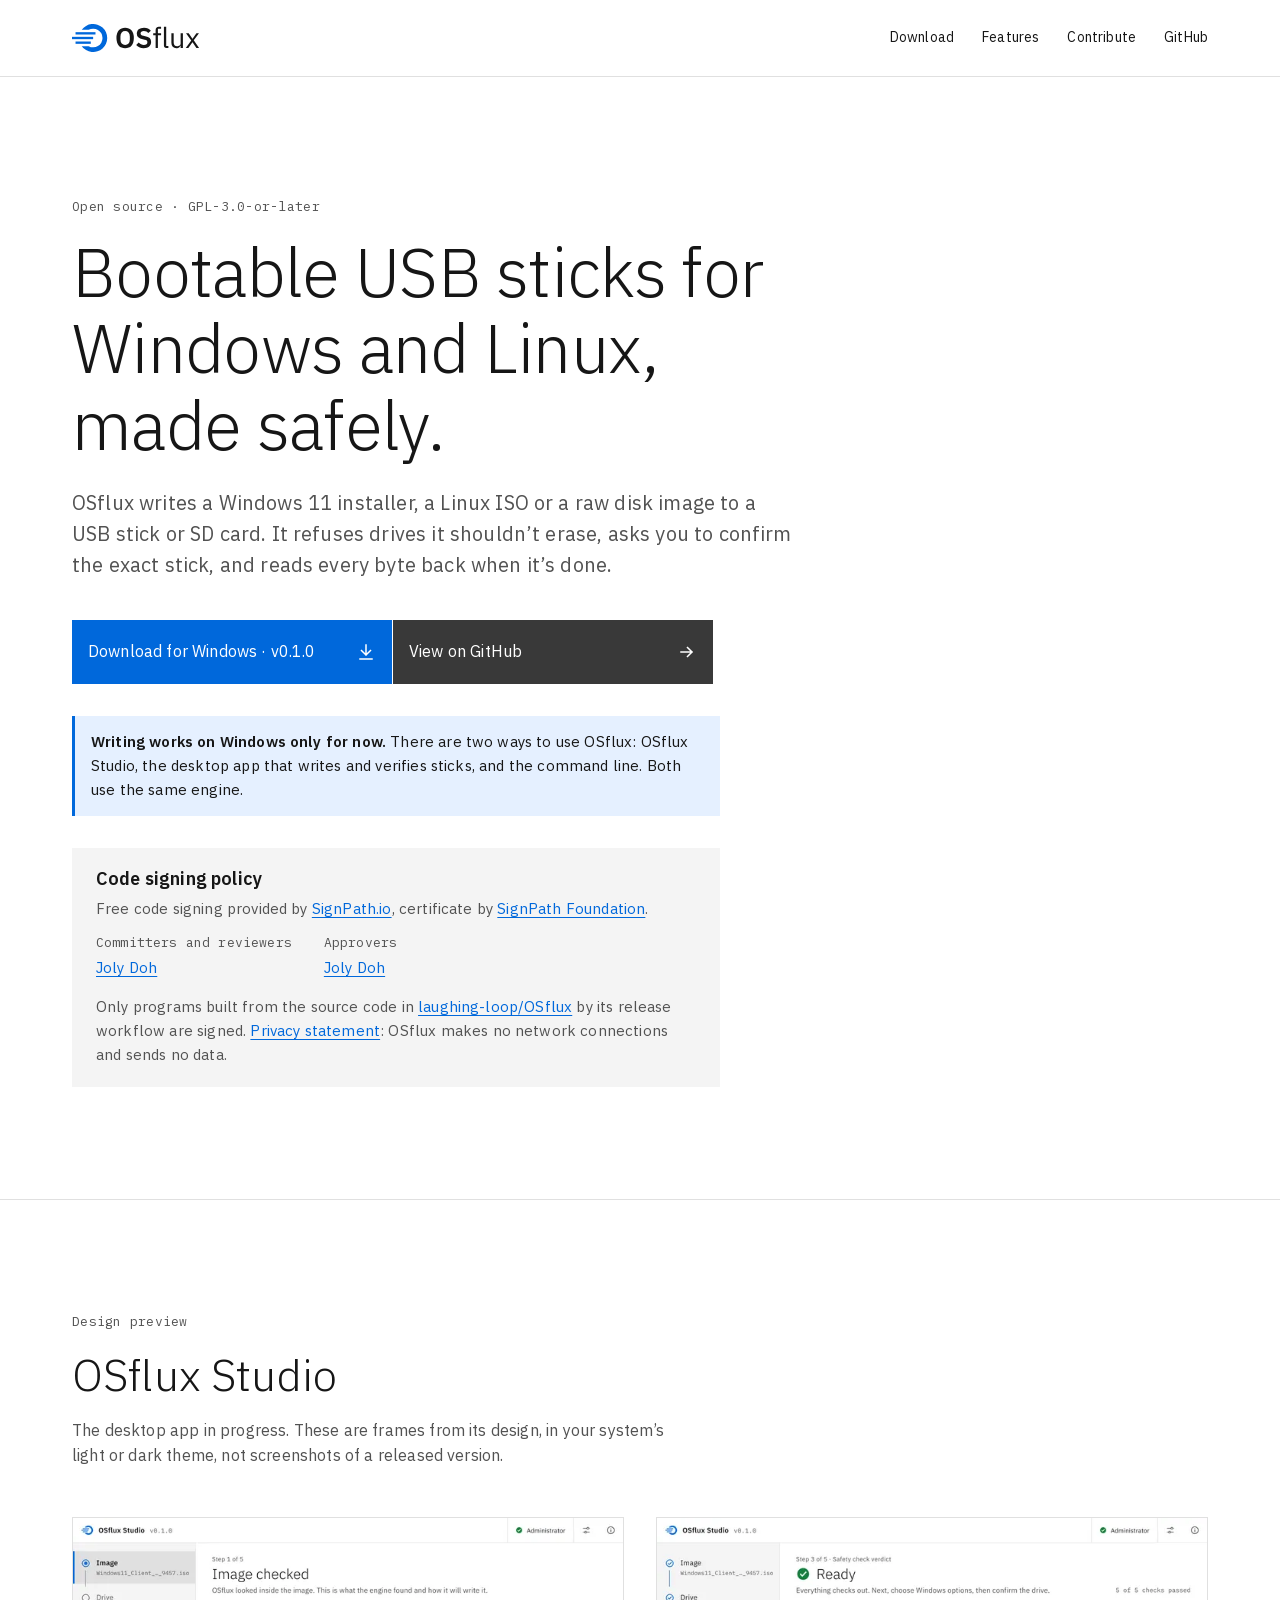
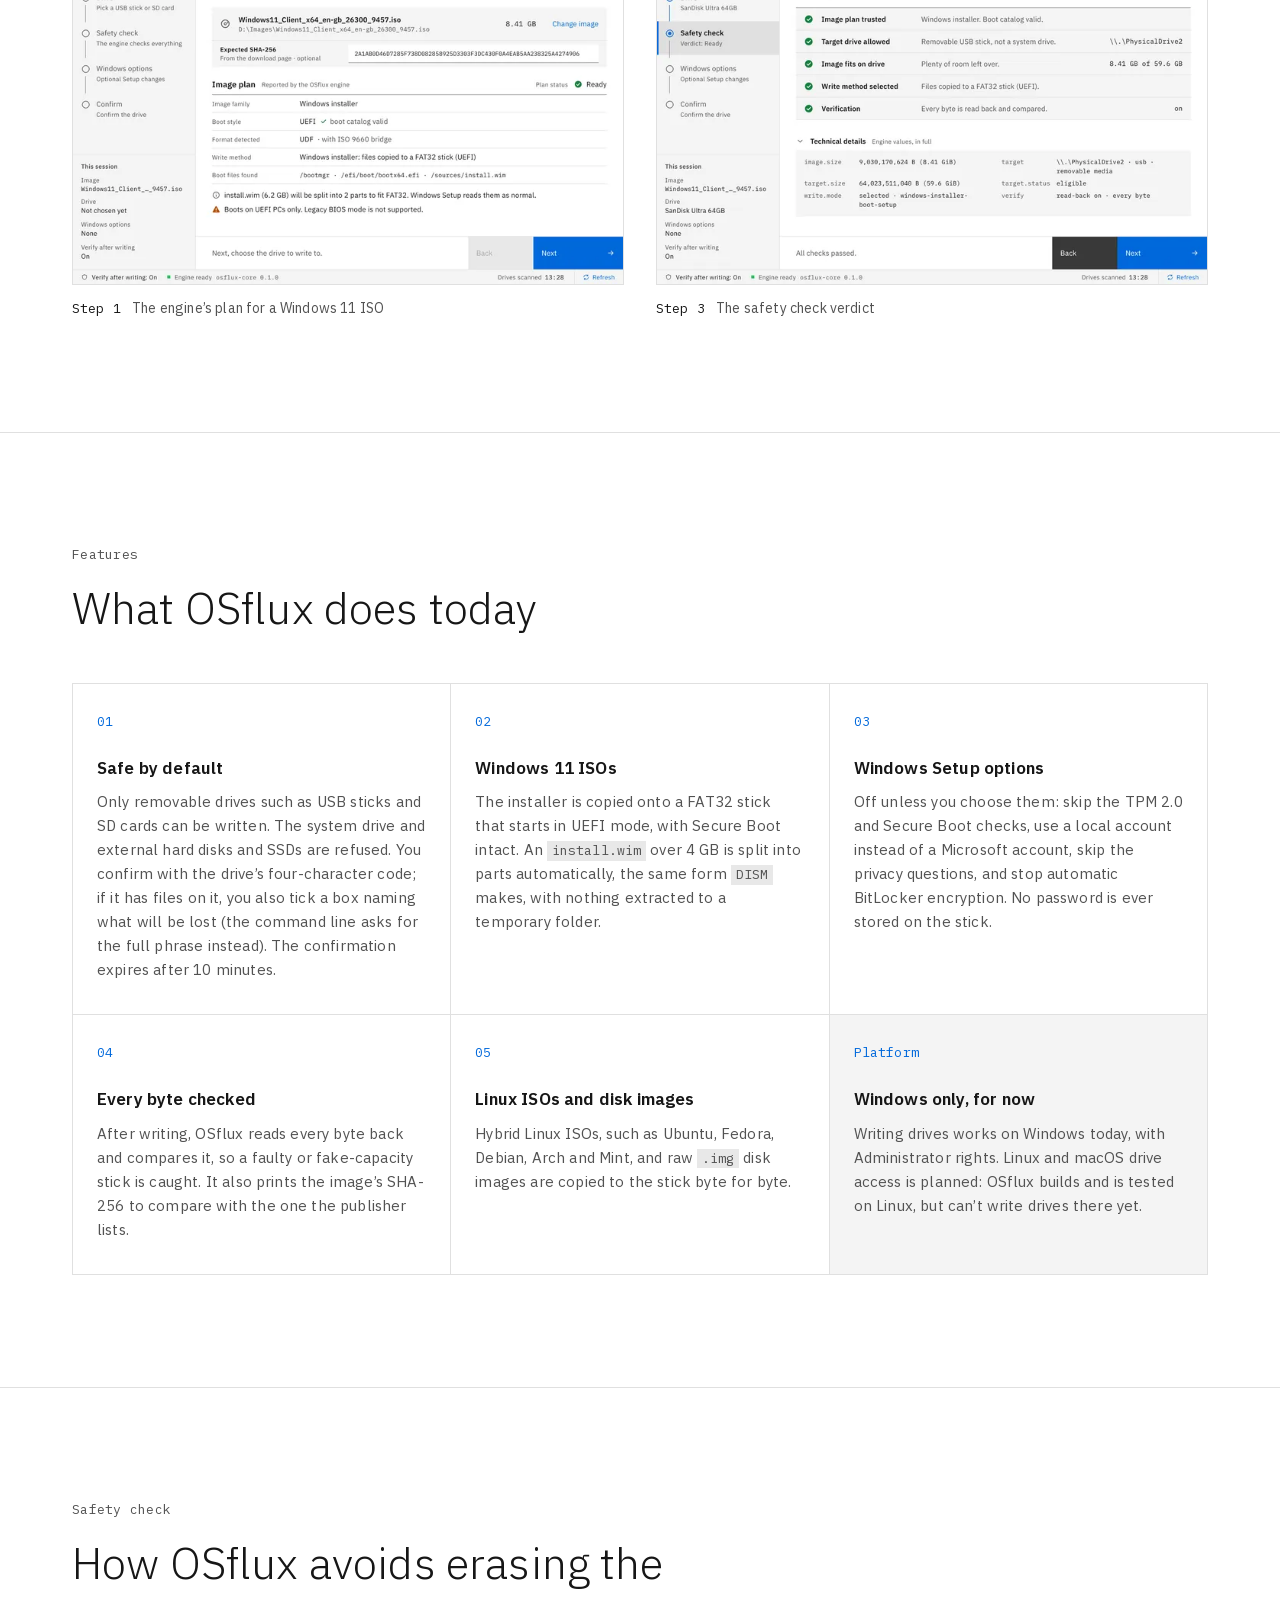
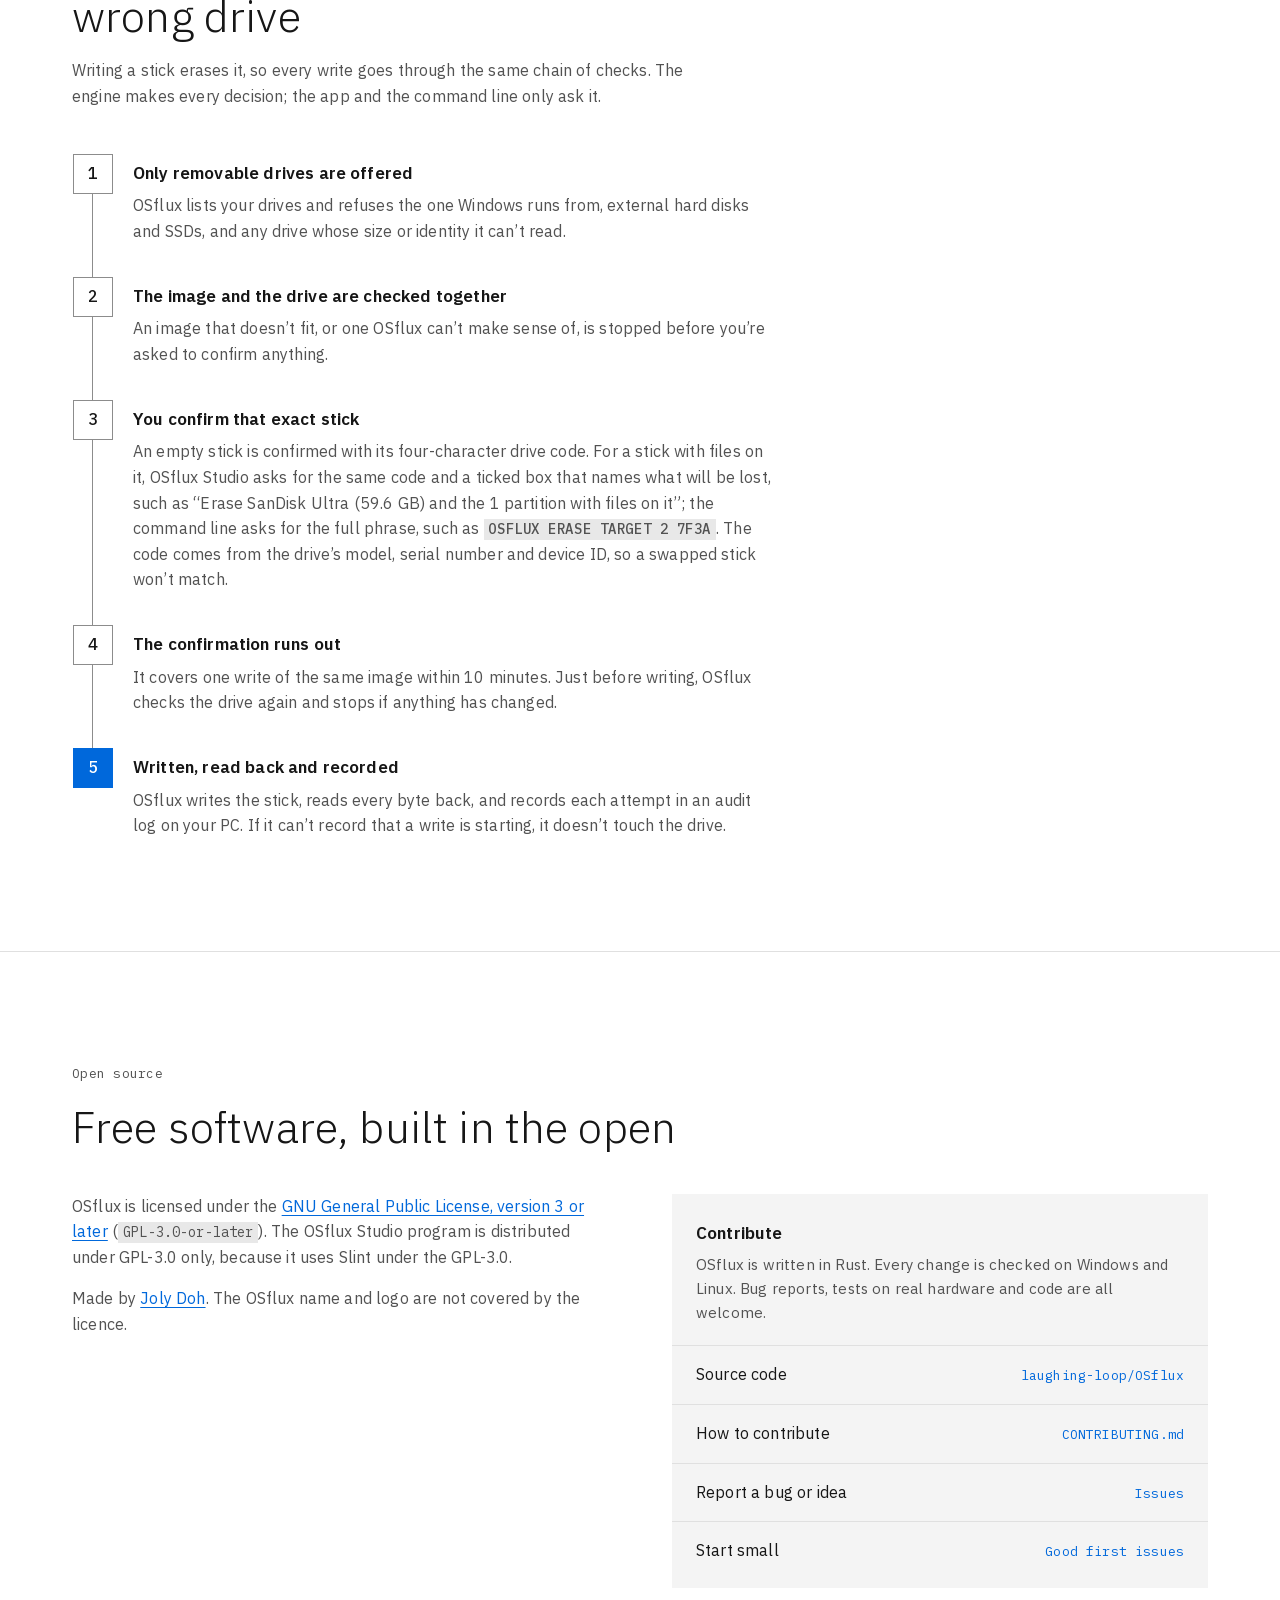
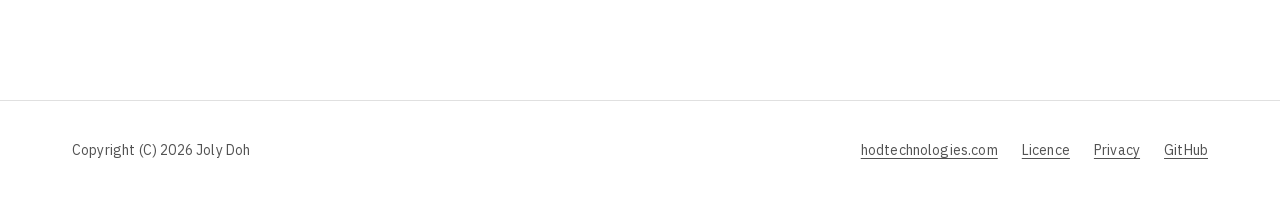
<file: site/index.html>
<!doctype html>
<!--
  RELEASE SWITCH: data-release below is the only setting to change.
    "soon"      the download button reads "Coming soon — first release in preparation"
    "available" the button links to the release named in its href below
  Currently: v0.1.0, published 2026-11-26.
-->
<html lang="en-GB" data-release="available">
<head>
  <meta charset="utf-8">
  <meta name="viewport" content="width=device-width, initial-scale=1">
  <title>OSflux — bootable USB sticks for Windows and Linux, made safely</title>
  <meta name="description" content="OSflux writes Windows 11 installers, Linux ISOs and raw disk images to USB sticks, refuses the wrong drive, and reads every byte back to check it. Free and open source.">
  <meta name="color-scheme" content="light dark">
  <meta name="theme-color" content="#ffffff" media="(prefers-color-scheme: light)">
  <meta name="theme-color" content="#141414" media="(prefers-color-scheme: dark)">
  <link rel="canonical" href="https://laughing-loop.github.io/osflux-web/">

  <link rel="icon" href="favicon.ico" sizes="32x32">
  <link rel="icon" href="assets/icons/favicon-32.png" type="image/png" sizes="32x32">
  <link rel="icon" href="assets/brand/osflux-mark-small3-16.svg" type="image/svg+xml">
  <link rel="apple-touch-icon" href="assets/icons/apple-touch-icon.png">

  <meta property="og:type" content="website">
  <meta property="og:site_name" content="OSflux">
  <meta property="og:title" content="OSflux — bootable USB sticks for Windows and Linux, made safely">
  <meta property="og:description" content="Writes Windows 11 installers, Linux ISOs and raw disk images to USB sticks, refuses the wrong drive, and checks every byte. Free and open source.">
  <meta property="og:url" content="https://laughing-loop.github.io/osflux-web/">
  <meta property="og:image" content="https://laughing-loop.github.io/osflux-web/og-image.png">
  <meta property="og:image:width" content="1200">
  <meta property="og:image:height" content="630">
  <meta property="og:image:alt" content="The OSflux logo with the line: Bootable USB sticks for Windows and Linux, made safely.">
  <meta name="twitter:card" content="summary_large_image">
  <meta name="twitter:title" content="OSflux — bootable USB sticks for Windows and Linux, made safely">
  <meta name="twitter:description" content="Writes Windows 11 installers, Linux ISOs and raw disk images to USB sticks, refuses the wrong drive, and checks every byte.">
  <meta name="twitter:image" content="https://laughing-loop.github.io/osflux-web/og-image.png">
  <meta name="twitter:image:alt" content="The OSflux logo with the line: Bootable USB sticks for Windows and Linux, made safely.">

  <link rel="preload" href="assets/fonts/plex-sans-300.woff2" as="font" type="font/woff2" crossorigin>
  <link rel="preload" href="assets/fonts/plex-sans-400.woff2" as="font" type="font/woff2" crossorigin>
  <link rel="stylesheet" href="assets/css/site.css">
</head>
<body>
  <a class="skip" href="#main">Skip to content</a>

  <header class="site-header">
    <div class="wrap header-inner">
      <a class="brand" href="./" aria-label="OSflux home">
        <picture>
          <source srcset="assets/brand/osflux-lockup-white.svg" media="(prefers-color-scheme: dark)">
          <img src="assets/brand/osflux-lockup-ink.svg" alt="OSflux" width="128" height="28">
        </picture>
      </a>
      <nav aria-label="Main">
        <ul class="nav">
          <li><a href="#download">Download</a></li>
          <li><a href="#features">Features</a></li>
          <li><a href="#contribute">Contribute</a></li>
          <li><a href="https://github.com/laughing-loop/OSflux">GitHub</a></li>
        </ul>
      </nav>
    </div>
  </header>

  <main id="main">
    <section class="hero" id="download" aria-labelledby="hero-title">
      <div class="wrap">
        <p class="eyebrow">Open source · GPL-3.0-or-later</p>
        <h1 id="hero-title">Bootable USB sticks for Windows and Linux, made&nbsp;safely.</h1>
        <p class="lede">OSflux writes a Windows&nbsp;11 installer, a Linux ISO or a raw disk image to a USB stick or SD card. It refuses drives it shouldn’t erase, asks you to confirm the exact stick, and reads every byte back when it’s done.</p>

        <div class="actions">
          <a class="btn btn-primary release-available" href="https://github.com/laughing-loop/OSflux/releases/tag/v0.1.0">
            <span>Download for Windows · v0.1.0</span>
            <svg aria-hidden="true" width="20" height="20" viewBox="0 0 20 20"><path d="M10 3v10m-4.5-4.5L10 13l4.5-4.5M4 17h12" fill="none" stroke="currentColor" stroke-width="1.5" stroke-linecap="square"/></svg>
          </a>
          <p class="btn btn-soon release-soon">
            <span class="btn-soon-title">Download for Windows</span>
            <span class="btn-soon-note">Coming soon — first release in preparation</span>
          </p>
          <a class="btn btn-secondary" href="https://github.com/laughing-loop/OSflux">
            <span>View on GitHub</span>
            <svg aria-hidden="true" width="20" height="20" viewBox="0 0 20 20"><path d="M4 10h11m-4.5-4.5L15 10l-4.5 4.5" fill="none" stroke="currentColor" stroke-width="1.5" stroke-linecap="square"/></svg>
          </a>
        </div>

        <p class="note"><strong>Writing works on Windows only for now.</strong> There are two ways to use OSflux: OSflux Studio, the desktop app that writes and verifies sticks, and the command line. Both use the same engine.</p>

        <section class="signing" id="code-signing" aria-labelledby="signing-title">
          <h2 id="signing-title">Code signing policy</h2>
          <p>Free code signing provided by <a href="https://signpath.io">SignPath.io</a>, certificate by <a href="https://signpath.org">SignPath Foundation</a>.</p>
          <dl class="signing-roles">
            <div>
              <dt>Committers and reviewers</dt>
              <dd><a href="https://github.com/laughing-loop">Joly Doh</a></dd>
            </div>
            <div>
              <dt>Approvers</dt>
              <dd><a href="https://github.com/laughing-loop">Joly Doh</a></dd>
            </div>
          </dl>
          <p>Only programs built from the source code in <a href="https://github.com/laughing-loop/OSflux">laughing-loop/OSflux</a> by its release workflow are signed. <a href="privacy.html">Privacy statement</a>: OSflux makes no network connections and sends no data.</p>
        </section>
      </div>
    </section>

    <section class="section" id="preview" aria-labelledby="preview-title">
      <div class="wrap">
        <p class="eyebrow">Design preview</p>
        <h2 id="preview-title">OSflux Studio</h2>
        <p class="section-lede">The desktop app in progress. These are frames from its design, in your system’s light or dark theme, not screenshots of a released version.</p>
        <div class="frames">
          <figure class="frame">
            <picture>
              <source media="(prefers-color-scheme: dark)" type="image/webp"
                srcset="assets/img/02-image-windows-ready-dark-720.webp 720w, assets/img/02-image-windows-ready-dark-1200.webp 1200w"
                sizes="(min-width: 1000px) 560px, calc(100vw - 40px)">
              <img src="assets/img/02-image-windows-ready-light-720.webp"
                srcset="assets/img/02-image-windows-ready-light-720.webp 720w, assets/img/02-image-windows-ready-light-1200.webp 1200w"
                sizes="(min-width: 1000px) 560px, calc(100vw - 40px)"
                width="1200" height="800" loading="lazy" decoding="async"
                alt="OSflux Studio, step 1 of 5, Image checked: a Windows 11 ISO with plan status Ready, UEFI boot, and a note that install.wim will be split into 2 parts to fit FAT32.">
            </picture>
            <figcaption><span class="mono">Step 1</span> The engine’s plan for a Windows&nbsp;11 ISO</figcaption>
          </figure>
          <figure class="frame">
            <picture>
              <source media="(prefers-color-scheme: dark)" type="image/webp"
                srcset="assets/img/07-safety-check-ready-dark-720.webp 720w, assets/img/07-safety-check-ready-dark-1200.webp 1200w"
                sizes="(min-width: 1000px) 560px, calc(100vw - 40px)">
              <img src="assets/img/07-safety-check-ready-light-720.webp"
                srcset="assets/img/07-safety-check-ready-light-720.webp 720w, assets/img/07-safety-check-ready-light-1200.webp 1200w"
                sizes="(min-width: 1000px) 560px, calc(100vw - 40px)"
                width="1200" height="800" loading="lazy" decoding="async"
                alt="OSflux Studio, step 3 of 5, safety check verdict Ready: five of five checks passed, including target drive allowed and image fits on drive.">
            </picture>
            <figcaption><span class="mono">Step 3</span> The safety check verdict</figcaption>
          </figure>
        </div>
      </div>
    </section>

    <section class="section" id="features" aria-labelledby="features-title">
      <div class="wrap">
        <p class="eyebrow">Features</p>
        <h2 id="features-title">What OSflux does today</h2>
        <ul class="features">
          <li class="feature">
            <span class="feature-num mono">01</span>
            <h3>Safe by default</h3>
            <p>Only removable drives such as USB sticks and SD cards can be written. The system drive and external hard disks and SSDs are refused. You confirm with the drive’s four-character code; if it has files on it, you also tick a box naming what will be lost (the command line asks for the full phrase instead). The confirmation expires after 10&nbsp;minutes.</p>
          </li>
          <li class="feature">
            <span class="feature-num mono">02</span>
            <h3>Windows 11 ISOs</h3>
            <p>The installer is copied onto a FAT32 stick that starts in UEFI mode, with Secure Boot intact. An <code>install.wim</code> over 4&nbsp;GB is split into parts automatically, the same form <code>DISM</code> makes, with nothing extracted to a temporary folder.</p>
          </li>
          <li class="feature">
            <span class="feature-num mono">03</span>
            <h3>Windows Setup options</h3>
            <p>Off unless you choose them: skip the TPM&nbsp;2.0 and Secure Boot checks, use a local account instead of a Microsoft account, skip the privacy questions, and stop automatic BitLocker encryption. No password is ever stored on the stick.</p>
          </li>
          <li class="feature">
            <span class="feature-num mono">04</span>
            <h3>Every byte checked</h3>
            <p>After writing, OSflux reads every byte back and compares it, so a faulty or fake-capacity stick is caught. It also prints the image’s SHA-256 to compare with the one the publisher lists.</p>
          </li>
          <li class="feature">
            <span class="feature-num mono">05</span>
            <h3>Linux ISOs and disk images</h3>
            <p>Hybrid Linux ISOs, such as Ubuntu, Fedora, Debian, Arch and Mint, and raw <code>.img</code> disk images are copied to the stick byte for byte.</p>
          </li>
          <li class="feature feature-note">
            <span class="feature-num mono">Platform</span>
            <h3>Windows only, for now</h3>
            <p>Writing drives works on Windows today, with Administrator rights. Linux and macOS drive access is planned: OSflux builds and is tested on Linux, but can’t write drives there yet.</p>
          </li>
        </ul>
      </div>
    </section>

    <section class="section" id="safety" aria-labelledby="safety-title">
      <div class="wrap">
        <p class="eyebrow">Safety check</p>
        <h2 id="safety-title">How OSflux avoids erasing the wrong drive</h2>
        <p class="section-lede">Writing a stick erases it, so every write goes through the same chain of checks. The engine makes every decision; the app and the command line only ask it.</p>
        <ol class="steps">
          <li>
            <h3>Only removable drives are offered</h3>
            <p>OSflux lists your drives and refuses the one Windows runs from, external hard disks and SSDs, and any drive whose size or identity it can’t read.</p>
          </li>
          <li>
            <h3>The image and the drive are checked together</h3>
            <p>An image that doesn’t fit, or one OSflux can’t make sense of, is stopped before you’re asked to confirm anything.</p>
          </li>
          <li>
            <h3>You confirm that exact stick</h3>
            <p>An empty stick is confirmed with its four-character drive code. For a stick with files on it, OSflux Studio asks for the same code and a ticked box that names what will be lost, such as “Erase SanDisk Ultra (59.6&nbsp;GB) and the 1 partition with files on it”; the command line asks for the full phrase, such as <code class="phrase">OSFLUX ERASE TARGET 2 7F3A</code>. The code comes from the drive’s model, serial number and device ID, so a swapped stick won’t match.</p>
          </li>
          <li>
            <h3>The confirmation runs out</h3>
            <p>It covers one write of the same image within 10&nbsp;minutes. Just before writing, OSflux checks the drive again and stops if anything has changed.</p>
          </li>
          <li>
            <h3>Written, read back and recorded</h3>
            <p>OSflux writes the stick, reads every byte back, and records each attempt in an audit log on your PC. If it can’t record that a write is starting, it doesn’t touch the drive.</p>
          </li>
        </ol>
      </div>
    </section>

    <section class="section" id="contribute" aria-labelledby="contribute-title">
      <div class="wrap">
        <p class="eyebrow">Open source</p>
        <h2 id="contribute-title">Free software, built in the open</h2>
        <div class="two-col">
          <div class="licence">
            <p>OSflux is licensed under the <a href="https://www.gnu.org/licenses/gpl-3.0.html">GNU General Public License, version 3 or later</a> (<code>GPL-3.0-or-later</code>). The OSflux Studio program is distributed under GPL-3.0 only, because it uses Slint under the GPL-3.0.</p>
            <p>Made by <a href="https://github.com/laughing-loop">Joly Doh</a>. The OSflux name and logo are not covered by the licence.</p>
          </div>
          <div class="contribute">
            <h3>Contribute</h3>
            <p>OSflux is written in Rust. Every change is checked on Windows and Linux. Bug reports, tests on real hardware and code are all welcome.</p>
            <ul class="link-list">
              <li><a href="https://github.com/laughing-loop/OSflux"><span>Source code</span><span class="mono">laughing-loop/OSflux</span></a></li>
              <li><a href="https://github.com/laughing-loop/OSflux/blob/main/CONTRIBUTING.md"><span>How to contribute</span><span class="mono">CONTRIBUTING.md</span></a></li>
              <li><a href="https://github.com/laughing-loop/OSflux/issues"><span>Report a bug or idea</span><span class="mono">Issues</span></a></li>
              <li><a href="https://github.com/laughing-loop/OSflux/issues?q=is%3Aissue%20is%3Aopen%20label%3A%22good%20first%20issue%22"><span>Start small</span><span class="mono">Good first issues</span></a></li>
            </ul>
          </div>
        </div>
      </div>
    </section>
  </main>

  <footer class="site-footer">
    <div class="wrap footer-inner">
      <p>Copyright (C) 2026 Joly Doh</p>
      <ul class="footer-links">
        <li><a href="https://hodtechnologies.com">hodtechnologies.com</a></li>
        <li><a href="https://github.com/laughing-loop/OSflux/blob/main/LICENSE">Licence</a></li>
        <li><a href="privacy.html">Privacy</a></li>
        <li><a href="https://github.com/laughing-loop/OSflux">GitHub</a></li>
      </ul>
    </div>
  </footer>
</body>
</html>
</file>
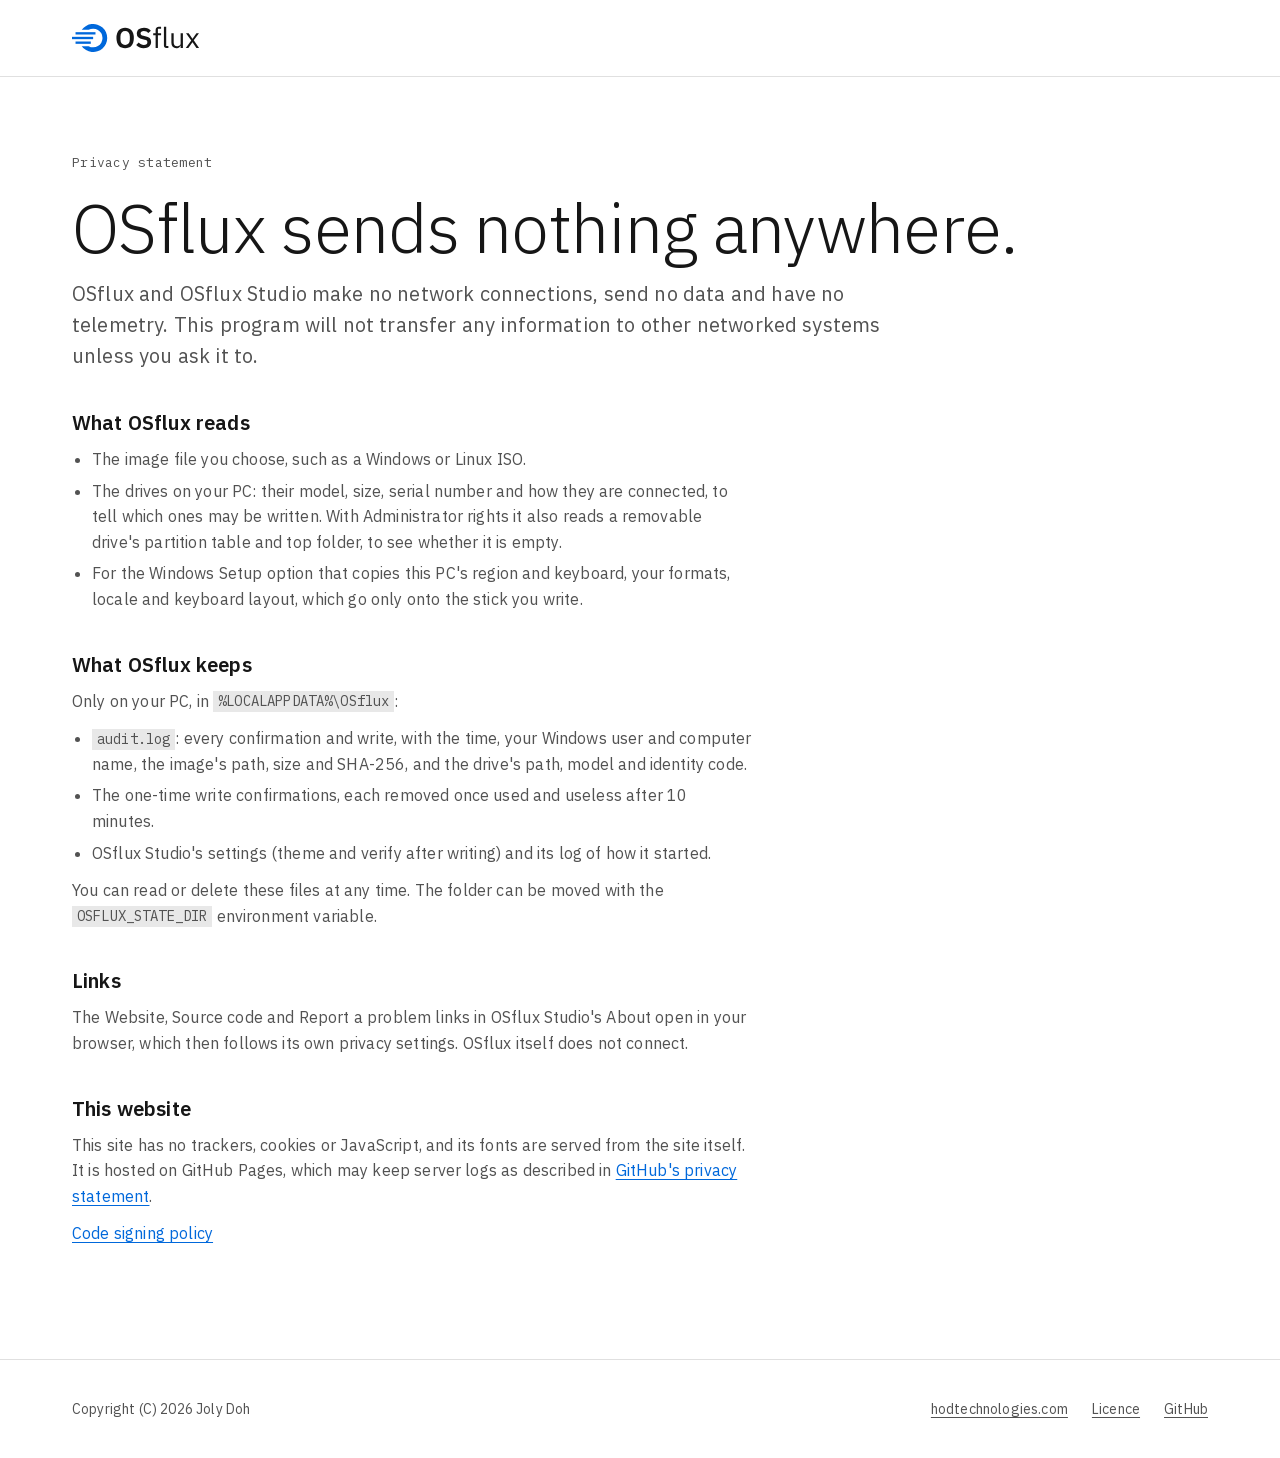
<file: site/privacy.html>
<!doctype html>
<html lang="en-GB">
<head>
  <meta charset="utf-8">
  <meta name="viewport" content="width=device-width, initial-scale=1">
  <title>Privacy statement — OSflux</title>
  <meta name="description" content="OSflux and OSflux Studio make no network connections, send no data and have no telemetry.">
  <meta name="color-scheme" content="light dark">
  <link rel="canonical" href="https://laughing-loop.github.io/osflux-web/privacy.html">
  <link rel="icon" href="favicon.ico" sizes="32x32">
  <link rel="icon" href="assets/icons/favicon-32.png" type="image/png" sizes="32x32">
  <link rel="icon" href="assets/brand/osflux-mark-small3-16.svg" type="image/svg+xml">
  <link rel="stylesheet" href="assets/css/site.css">
</head>
<body>
  <a class="skip" href="#main">Skip to content</a>
  <header class="site-header">
    <div class="wrap header-inner">
      <a class="brand" href="./" aria-label="OSflux home">
        <picture>
          <source srcset="assets/brand/osflux-lockup-white.svg" media="(prefers-color-scheme: dark)">
          <img src="assets/brand/osflux-lockup-ink.svg" alt="OSflux" width="128" height="28">
        </picture>
      </a>
    </div>
  </header>

  <main id="main" class="privacy">
    <div class="wrap">
      <p class="eyebrow">Privacy statement</p>
      <h1>OSflux sends nothing anywhere.</h1>
      <p class="lede">OSflux and OSflux Studio make no network connections, send no data and have no telemetry. This program will not transfer any information to other networked systems unless you ask it to.</p>

      <h2>What OSflux reads</h2>
      <ul>
        <li>The image file you choose, such as a Windows or Linux ISO.</li>
        <li>The drives on your PC: their model, size, serial number and how they are connected, to tell which ones may be written. With Administrator rights it also reads a removable drive's partition table and top folder, to see whether it is empty.</li>
        <li>For the Windows Setup option that copies this PC's region and keyboard, your formats, locale and keyboard layout, which go only onto the stick you write.</li>
      </ul>

      <h2>What OSflux keeps</h2>
      <p>Only on your PC, in <code>%LOCALAPPDATA%\OSflux</code>:</p>
      <ul>
        <li><code>audit.log</code>: every confirmation and write, with the time, your Windows user and computer name, the image's path, size and SHA-256, and the drive's path, model and identity code.</li>
        <li>The one-time write confirmations, each removed once used and useless after 10 minutes.</li>
        <li>OSflux Studio's settings (theme and verify after writing) and its log of how it started.</li>
      </ul>
      <p>You can read or delete these files at any time. The folder can be moved with the <code>OSFLUX_STATE_DIR</code> environment variable.</p>

      <h2>Links</h2>
      <p>The Website, Source code and Report a problem links in OSflux Studio's About open in your browser, which then follows its own privacy settings. OSflux itself does not connect.</p>

      <h2>This website</h2>
      <p>This site has no trackers, cookies or JavaScript, and its fonts are served from the site itself. It is hosted on GitHub Pages, which may keep server logs as described in <a href="https://docs.github.com/en/site-policy/privacy-policies/github-general-privacy-statement">GitHub's privacy statement</a>.</p>

      <p><a href="./#code-signing">Code signing policy</a></p>
    </div>
  </main>

  <footer class="site-footer">
    <div class="wrap footer-inner">
      <p>Copyright (C) 2026 Joly Doh</p>
      <ul class="footer-links">
        <li><a href="https://hodtechnologies.com">hodtechnologies.com</a></li>
        <li><a href="https://github.com/laughing-loop/OSflux/blob/main/LICENSE">Licence</a></li>
        <li><a href="https://github.com/laughing-loop/OSflux">GitHub</a></li>
      </ul>
    </div>
  </footer>
</body>
</html>
</file>
<file: site/assets/css/site.css>
/* OSflux website. Colours, type and shape follow OSflux Studio v2
   (DOCUMENTS/studio/osflux-studio-ui-tokens.md in laughing-loop/OSflux). */

/* ---------- Fonts: IBM Plex, self-hosted, SIL OFL 1.1 (see fonts/OFL.txt) ---------- */
@font-face { font-family: "IBM Plex Sans"; font-weight: 300; font-style: normal; font-display: swap; src: url("../fonts/plex-sans-300.woff2") format("woff2"); }
@font-face { font-family: "IBM Plex Sans"; font-weight: 400; font-style: normal; font-display: swap; src: url("../fonts/plex-sans-400.woff2") format("woff2"); }
@font-face { font-family: "IBM Plex Sans"; font-weight: 600; font-style: normal; font-display: swap; src: url("../fonts/plex-sans-600.woff2") format("woff2"); }
@font-face { font-family: "IBM Plex Mono"; font-weight: 400; font-style: normal; font-display: swap; src: url("../fonts/plex-mono-400.woff2") format("woff2"); }
@font-face { font-family: "IBM Plex Mono"; font-weight: 500; font-style: normal; font-display: swap; src: url("../fonts/plex-mono-500.woff2") format("woff2"); }

/* ---------- Tokens ---------- */
:root {
  color-scheme: light dark;

  --brand: #0068DB;            /* accent, primary button; white text on it is 5.3:1 */
  --bg: #FFFFFF;
  --layer-01: #F4F4F4;
  --layer-02: #E8E8E8;
  --border-subtle: #E0E0E0;
  --border-strong: #8C8C8C;
  --text: #161616;
  --text-secondary: #525252;
  --link: #0068DB;
  --secondary-btn: #393939;
  --secondary-btn-hover: #4C4C4C;
  --primary-hover: #0057B8;
  --info-band: #E5F0FF;

  --sans: "IBM Plex Sans", system-ui, -apple-system, "Segoe UI", Roboto, sans-serif;
  --mono: "IBM Plex Mono", ui-monospace, "Cascadia Mono", Consolas, monospace;

  --gutter: 20px;
  --section-space: 72px;
}

@media (prefers-color-scheme: dark) {
  :root {
    --bg: #141414;
    --layer-01: #1E1E1E;
    --layer-02: #2A2A2A;
    --border-subtle: #2E2E2E;
    --border-strong: #5A5A5A;
    --text: #F2F2F2;
    --text-secondary: #A8A8A8;
    --link: #4D9FFF;
    --secondary-btn: #393939;
    --secondary-btn-hover: #4C4C4C;
    --primary-hover: #1A7AE6;
    --info-band: rgba(77, 159, 255, 0.12);
  }
}

@media (min-width: 720px) {
  :root { --gutter: 32px; --section-space: 112px; }
}

/* ---------- Base ---------- */
*, *::before, *::after { box-sizing: border-box; }

html {
  -webkit-text-size-adjust: 100%;
  text-size-adjust: 100%;
  scroll-padding-top: 24px;
}
@media (prefers-reduced-motion: no-preference) {
  html { scroll-behavior: smooth; }
}

body {
  margin: 0;
  background: var(--bg);
  color: var(--text);
  font-family: var(--sans);
  font-size: 1rem;
  line-height: 1.6;
  letter-spacing: 0.01em;
  -webkit-font-smoothing: antialiased;
}

h1, h2, h3, p, ul, ol, figure { margin: 0; }
ul, ol { padding: 0; list-style: none; }
img { display: block; max-width: 100%; height: auto; }

a { color: var(--link); text-underline-offset: 0.2em; text-decoration-thickness: 1px; }
a:hover { text-decoration-thickness: 2px; }

:focus-visible {
  outline: 2px solid var(--link);
  outline-offset: 2px;
}

code, .mono { font-family: var(--mono); }
code {
  font-size: 0.875em;
  background: var(--layer-02);
  padding: 0.1em 0.35em;
  overflow-wrap: anywhere;
}

.wrap {
  max-width: 1200px;
  margin: 0 auto;
  padding: 0 var(--gutter);
}

.skip {
  position: absolute;
  left: 8px;
  top: -100px;
  z-index: 10;
  background: var(--brand);
  color: #fff;
  padding: 12px 16px;
  text-decoration: none;
}
.skip:focus { top: 8px; }

/* ---------- Header ---------- */
.site-header { border-bottom: 1px solid var(--border-subtle); }

.header-inner {
  display: flex;
  flex-wrap: wrap;
  align-items: center;
  justify-content: space-between;
  gap: 8px 32px;
  padding-top: 16px;
  padding-bottom: 8px;
}

.brand { display: inline-flex; padding: 8px 0; }
.brand img { width: 128px; height: auto; }

.nav { display: flex; flex-wrap: wrap; gap: 0 4px; margin-left: -12px; }
.nav a {
  display: block;
  padding: 10px 12px;
  color: var(--text);
  font-size: 0.875rem;
  text-decoration: none;
  border-bottom: 2px solid transparent;
}
.nav a:hover { border-bottom-color: var(--brand); }

@media (min-width: 640px) {
  .header-inner { flex-wrap: nowrap; padding-bottom: 16px; }
  .nav { margin-left: 0; margin-right: -12px; }
}

/* ---------- Type ---------- */
.eyebrow {
  font-family: var(--mono);
  font-size: 0.8125rem;
  letter-spacing: 0.02em;
  color: var(--text-secondary);
  margin-bottom: 16px;
}

h1 {
  font-weight: 300;
  font-size: clamp(2.25rem, 1.5rem + 3.6vw, 4.25rem);
  line-height: 1.12;
  letter-spacing: -0.01em;
  max-width: 17ch;
}

h2 {
  font-weight: 300;
  font-size: clamp(1.75rem, 1.35rem + 1.8vw, 2.75rem);
  line-height: 1.2;
  max-width: 24ch;
}

h3 {
  font-size: 1.0625rem;
  font-weight: 600;
  line-height: 1.4;
}

.lede {
  margin-top: 24px;
  font-size: clamp(1.0625rem, 1rem + 0.35vw, 1.25rem);
  line-height: 1.55;
  color: var(--text-secondary);
  max-width: 60ch;
}

.section-lede {
  margin-top: 16px;
  color: var(--text-secondary);
  max-width: 62ch;
}

/* ---------- Hero ---------- */
.hero { padding: 64px 0 var(--section-space); }
@media (min-width: 720px) { .hero { padding-top: 120px; } }

.actions {
  display: flex;
  flex-wrap: wrap;
  gap: 1px;           /* buttons sit flush, as in Studio's action bar */
  margin-top: 40px;
}

.btn {
  display: inline-flex;
  align-items: center;
  justify-content: space-between;
  gap: 32px;
  min-height: 64px;
  min-width: 260px;
  padding: 0 16px;
  font-size: 1rem;
  text-decoration: none;
  flex: 1 1 260px;
  max-width: 320px;
}
.btn svg { flex: none; }

.btn-primary { background: var(--brand); color: #fff; }
.btn-primary:hover { background: var(--primary-hover); }

.btn-secondary { background: var(--secondary-btn); color: #fff; }
.btn-secondary:hover { background: var(--secondary-btn-hover); }

.btn-soon {
  flex-direction: column;
  align-items: flex-start;
  justify-content: center;
  gap: 2px;
  padding-top: 10px;
  padding-bottom: 10px;
  background: var(--layer-01);
  box-shadow: inset 0 0 0 1px var(--border-strong);
  color: var(--text);
}
.btn-soon-title { font-weight: 600; }
.btn-soon-note { font-size: 0.8125rem; color: var(--text-secondary); line-height: 1.4; }

/* Release switch: <html data-release="soon|available"> in index.html */
[data-release="soon"] .release-available,
[data-release="available"] .release-soon { display: none; }

@media (max-width: 599px) {
  .btn { max-width: none; flex-basis: 100%; min-width: 0; }
}

.note {
  margin-top: 32px;
  padding: 14px 16px;
  background: var(--info-band);
  border-left: 3px solid var(--brand);
  font-size: 0.9375rem;
  max-width: 72ch;
}
.note strong { font-weight: 600; }

/* ---------- Code signing policy (in the download area) ---------- */
.signing {
  margin-top: 32px;
  padding: 20px 24px;
  background: var(--layer-01);
  max-width: 72ch;
  font-size: 0.9375rem;
}
.signing h2 { font-size: 1.125rem; font-weight: 600; margin: 0 0 8px; }
.signing p { color: var(--text-secondary); }
.signing p + p, .signing dl + p { margin-top: 12px; }
.signing-roles { display: grid; gap: 8px 32px; margin-top: 12px; }
@media (min-width: 600px) { .signing-roles { grid-template-columns: max-content max-content; } }
.signing-roles dt { font-family: var(--mono); font-size: 0.8125rem; color: var(--text-secondary); }
.signing-roles dd { margin: 2px 0 0; }

/* ---------- Privacy page ---------- */
.privacy { padding: 64px 0 var(--section-space); }
.privacy .wrap > * { max-width: 68ch; }
.privacy h2 { font-size: 1.25rem; font-weight: 600; margin-top: 40px; }
.privacy p, .privacy ul { margin-top: 12px; color: var(--text-secondary); }
.privacy ul { padding-left: 1.25rem; list-style: disc; }
.privacy li + li { margin-top: 6px; }

/* ---------- Sections ---------- */
.section {
  padding: var(--section-space) 0;
  border-top: 1px solid var(--border-subtle);
}

/* ---------- Studio preview ---------- */
.frames {
  display: grid;
  gap: 40px;
  margin-top: 48px;
}
@media (min-width: 1000px) {
  .frames { grid-template-columns: 1fr 1fr; gap: 32px; }
}

.frame img {
  width: 100%;
  border: 1px solid var(--border-subtle);
  background: var(--layer-01);
}
.frame figcaption {
  margin-top: 12px;
  font-size: 0.875rem;
  color: var(--text-secondary);
}
.frame figcaption .mono { color: var(--text); margin-right: 8px; font-size: 0.8125rem; }

/* ---------- Features ---------- */
.features {
  display: grid;
  gap: 1px;
  margin-top: 48px;
  background: var(--border-subtle);   /* 1 px rules between tiles */
  border: 1px solid var(--border-subtle);
}
@media (min-width: 720px) { .features { grid-template-columns: repeat(2, 1fr); } }
@media (min-width: 1100px) { .features { grid-template-columns: repeat(3, 1fr); } }

.feature {
  background: var(--bg);
  padding: 28px 24px 32px;
}
.feature p { margin-top: 10px; font-size: 0.9375rem; color: var(--text-secondary); }
.feature-num {
  display: block;
  font-size: 0.8125rem;
  color: var(--link);
  margin-bottom: 24px;
}
.feature-note { background: var(--layer-01); }

/* ---------- Safety steps ---------- */
.steps {
  counter-reset: step;
  margin-top: 48px;
  max-width: 820px;
}
.steps li {
  counter-increment: step;
  position: relative;
  padding: 0 0 36px 64px;
  border-left: 1px solid var(--border-strong);
  margin-left: 20px;
  padding-left: 40px;
}
.steps li:last-child { border-left-color: transparent; padding-bottom: 0; }
.steps li::before {
  content: counter(step);
  position: absolute;
  left: -20px;
  top: -4px;
  width: 40px;
  height: 40px;
  display: grid;
  place-items: center;
  background: var(--bg);
  border: 1px solid var(--border-strong);
  font-family: var(--mono);
  font-weight: 500;
  font-size: 1rem;
}
.steps li:last-child::before { background: var(--brand); border-color: var(--brand); color: #fff; }
.steps h3 { padding-top: 4px; }
.steps p { margin-top: 8px; color: var(--text-secondary); max-width: 64ch; }
code.phrase { font-weight: 500; letter-spacing: 0.04em; white-space: nowrap; }
@media (max-width: 399px) { code.phrase { white-space: normal; } }

/* ---------- Open source / contribute ---------- */
.two-col {
  display: grid;
  gap: 48px;
  margin-top: 40px;
}
@media (min-width: 900px) {
  .two-col { grid-template-columns: 1fr 1fr; gap: 64px; }
}
.licence p { color: var(--text-secondary); max-width: 56ch; }
.licence p + p { margin-top: 16px; }

.contribute { background: var(--layer-01); padding: 28px 24px 8px; }
.contribute > p { margin-top: 8px; color: var(--text-secondary); font-size: 0.9375rem; }

.link-list { margin: 20px -24px 0; }
.link-list li { border-top: 1px solid var(--border-subtle); }
.link-list a {
  display: flex;
  flex-wrap: wrap;
  justify-content: space-between;
  align-items: baseline;
  gap: 4px 16px;
  padding: 16px 24px;
  color: var(--text);
  text-decoration: none;
}
.link-list a .mono { color: var(--link); font-size: 0.8125rem; }
.link-list a:hover { background: var(--layer-02); }
.link-list a:hover span:first-child { text-decoration: underline; text-underline-offset: 0.2em; }

/* ---------- Footer ---------- */
.site-footer {
  border-top: 1px solid var(--border-subtle);
  font-size: 0.875rem;
  color: var(--text-secondary);
}
.footer-inner {
  display: flex;
  flex-wrap: wrap;
  justify-content: space-between;
  align-items: center;
  gap: 8px 32px;
  padding-top: 28px;
  padding-bottom: 28px;
}
.footer-links { display: flex; flex-wrap: wrap; gap: 0 4px; margin-left: -10px; }
.footer-links a { display: block; padding: 10px; color: var(--text-secondary); }
.footer-links a:hover { color: var(--text); }
@media (min-width: 640px) { .footer-links { margin-left: 0; margin-right: -10px; } }

/* ---------- 404 ---------- */
.not-found { padding: 96px 0 var(--section-space); min-height: 60vh; }
.not-found .actions { margin-top: 32px; }
</file>
